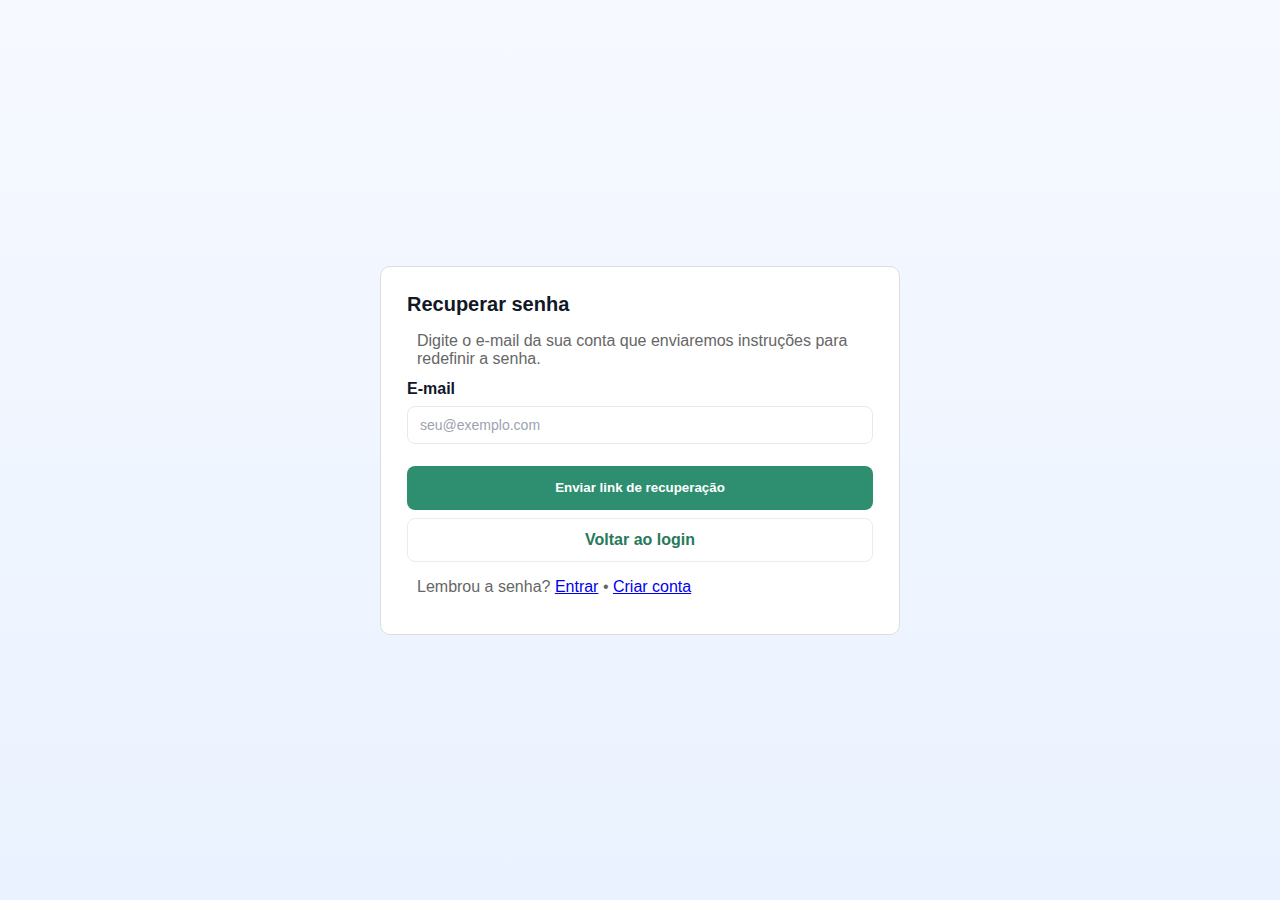
<file: esqueceu_senha.html>
<!doctype html>
<html lang="pt-BR">
<head>
  <meta charset="utf-8">
  <meta name="viewport" content="width=device-width,initial-scale=1">
  <title>Esqueceu a senha</title>
  <link rel="stylesheet" href="css/common.css">
  <link rel="stylesheet" href="css/login.css">
</head>
<body>
  <main class="page-center">
    <div class="card">
      <h1 class="card-title">Recuperar senha</h1>
      <p class="muted">Digite o e-mail da sua conta que enviaremos instruções para redefinir a senha.</p>

      <form id="forgotForm" class="form">
        <label for="resetEmail">E-mail</label>
        <input id="resetEmail" name="email" type="email" placeholder="seu@exemplo.com" required>

        <button type="submit" class="btn">Enviar link de recuperação</button>
        <a href="login.html" class="btn btn-secondary">Voltar ao login</a>
      </form>

      <div id="forgotSuccess" class="hidden" aria-live="polite">
        <p>Enviamos um e-mail com as instruções para redefinir sua senha. Verifique sua caixa de entrada.</p>
        <a href="login.html" class="btn btn-link">Voltar ao login</a>
      </div>

      <p class="muted">Lembrou a senha? <a href="login.html">Entrar</a> • <a href="register.html">Criar conta</a></p>
    </div>
  </main>

  <script>
    (function(){
      const form = document.getElementById('forgotForm');
      const success = document.getElementById('forgotSuccess');
      form.addEventListener('submit', function(e){
        e.preventDefault();
        const email = form.email;
        if (!email.checkValidity()) {
          email.reportValidity();
          return;
        }
        // Simulação de envio: esconder formulário e mostrar mensagem de sucesso
        form.classList.add('hidden');
        success.classList.remove('hidden');
      });
    })();
  </script>
</body>
</html>
</file>
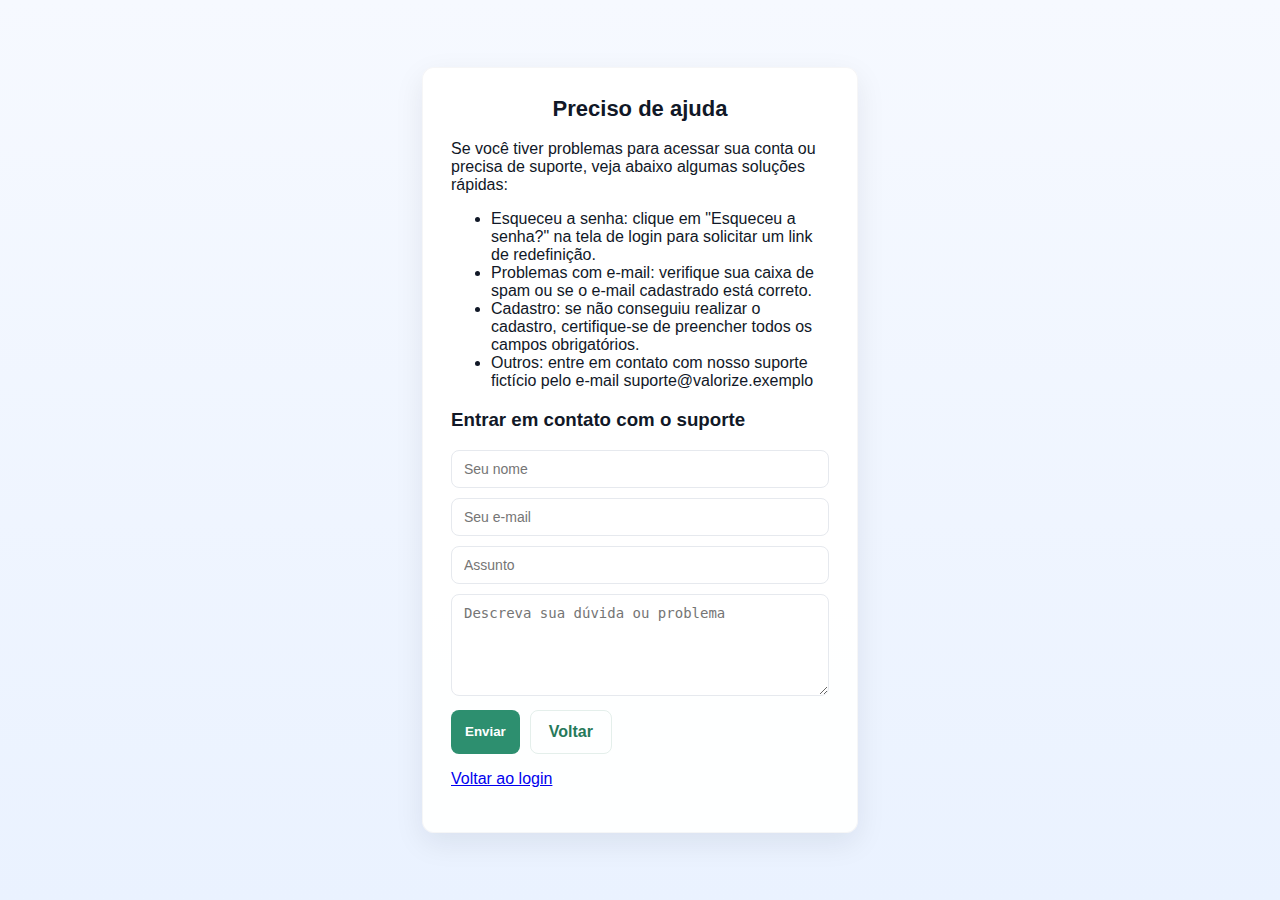
<file: help.html>
<!DOCTYPE html>
<html lang="pt-br">
<head>
  <meta charset="utf-8">
  <meta name="viewport" content="width=device-width,initial-scale=1">
  <title>Ajuda - Valorize</title>
  <link rel="stylesheet" href="css/common.css">
  <link rel="stylesheet" href="css/login.css">
</head>
<body>
  <main class="form-wrapper">
    <div class="form-box">
      <h2>Preciso de ajuda</h2>
      <p>Se você tiver problemas para acessar sua conta ou precisa de suporte, veja abaixo algumas soluções rápidas:</p>
      <ul>
        <li>Esqueceu a senha: clique em "Esqueceu a senha?" na tela de login para solicitar um link de redefinição.</li>
        <li>Problemas com e-mail: verifique sua caixa de spam ou se o e-mail cadastrado está correto.</li>
        <li>Cadastro: se não conseguiu realizar o cadastro, certifique-se de preencher todos os campos obrigatórios.</li>
        <li>Outros: entre em contato com nosso suporte fictício pelo e-mail suporte@valorize.exemplo</li>
      </ul>
      <h3>Entrar em contato com o suporte</h3>
      <form class="help-form" action="#" method="post">
        <input type="text" name="nome" placeholder="Seu nome" required>
        <input type="email" name="email" placeholder="Seu e-mail" required>
        <input type="text" name="assunto" placeholder="Assunto" required>
        <textarea name="mensagem" placeholder="Descreva sua dúvida ou problema" rows="5" required></textarea>
        <div class="help-actions">
          <button type="submit" class="btn help-submit">Enviar</button>
          <a href="login.html" class="btn btn-secondary">Voltar</a>
        </div>
        <div class="help-success" id="helpSuccess" style="display:none; margin-top:12px;">Mensagem enviada com sucesso. Nosso suporte entrará em contato em breve.</div>
      </form>
      <p style="margin-top:16px;"><a href="login.html">Voltar ao login</a></p>
    </div>
  </main>
</body>
</html>

<script>
  // Validação simples e comportamento do formulário de ajuda
  (function(){
    const form = document.querySelector('.help-form');
    const success = document.getElementById('helpSuccess');
    if (!form) return;
    form.addEventListener('submit', function(e){
      e.preventDefault();
      // checar campos obrigatórios
      const nome = form.nome.value.trim();
      const email = form.email.value.trim();
      const assunto = form.assunto.value.trim();
      const mensagem = form.mensagem.value.trim();
      if (!nome || !email || !assunto || !mensagem) {
        alert('Por favor, preencha todos os campos obrigatórios.');
        return;
      }
      // simula envio e mostra mensagem de sucesso
      success.style.display = 'block';
      form.reset();
      setTimeout(() => { success.style.display = 'none'; }, 7000);
    });
  })();
</script>
</file>
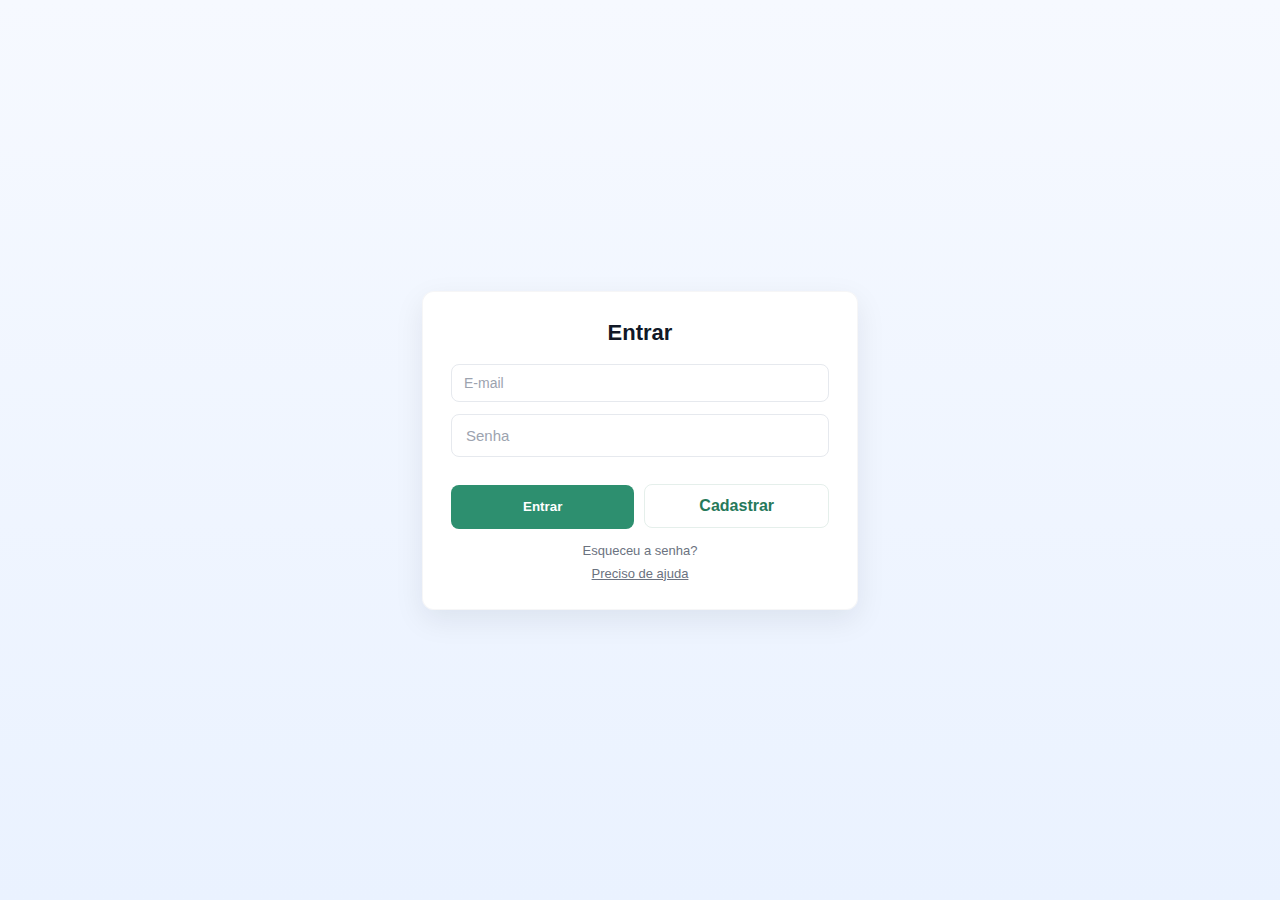
<file: login.html>
<!DOCTYPE html>
<html lang="pt-br">
<head>
	<meta charset="utf-8">
	<meta name="viewport" content="width=device-width,initial-scale=1">
	<title>Login</title>
	<link rel="stylesheet" href="css/common.css">
	<link rel="stylesheet" href="css/login.css">
</head>
<body>

<main class="form-wrapper">
	<div class="form-box">
		<h2>Entrar</h2>
		<form action="#" method="post" class="form">
			<label class="sr-only">E-mail</label>
			<input type="email" name="email" placeholder="E-mail" required>

			<label class="sr-only">Senha</label>
			<input type="password" name="senha" placeholder="Senha" required>

			<div class="actions">
				<button type="submit" class="btn">Entrar</button>
				<a href="register.html" class="btn btn-secondary">Cadastrar</a>
			</div>
		</form>
		<a href="esqueceu_senha.html" class="small-link">Esqueceu a senha?</a>
		<a href="help.html" class="small-link help-link">Preciso de ajuda</a>
	</div>
</main>

</body>
</html>
</file>
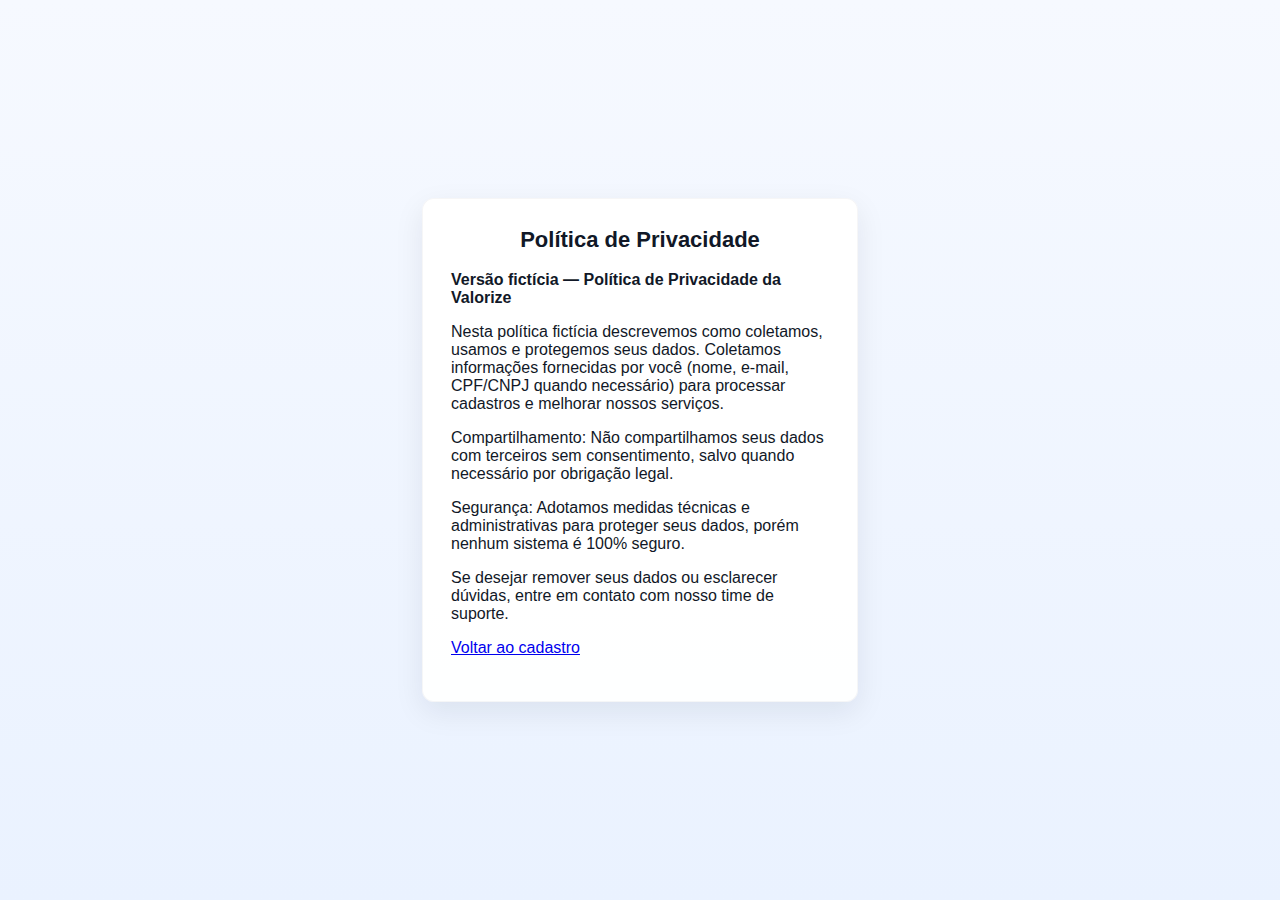
<file: privacy.html>
<!DOCTYPE html>
<html lang="pt-br">
<head>
  <meta charset="utf-8">
  <meta name="viewport" content="width=device-width,initial-scale=1">
  <title>Política de Privacidade - Valorize</title>
  <link rel="stylesheet" href="css/common.css">
</head>
<body>
  <main class="form-wrapper">
    <div class="form-box">
      <h2>Política de Privacidade</h2>
      <p><strong>Versão fictícia — Política de Privacidade da Valorize</strong></p>
      <p>Nesta política fictícia descrevemos como coletamos, usamos e protegemos seus dados. Coletamos informações fornecidas por você (nome, e-mail, CPF/CNPJ quando necessário) para processar cadastros e melhorar nossos serviços.</p>
      <p>Compartilhamento: Não compartilhamos seus dados com terceiros sem consentimento, salvo quando necessário por obrigação legal.</p>
      <p>Segurança: Adotamos medidas técnicas e administrativas para proteger seus dados, porém nenhum sistema é 100% seguro.</p>
      <p>Se desejar remover seus dados ou esclarecer dúvidas, entre em contato com nosso time de suporte.</p>
      <p style="margin-top:16px;"><a href="register.html">Voltar ao cadastro</a></p>
    </div>
  </main>
</body>
</html>
</file>
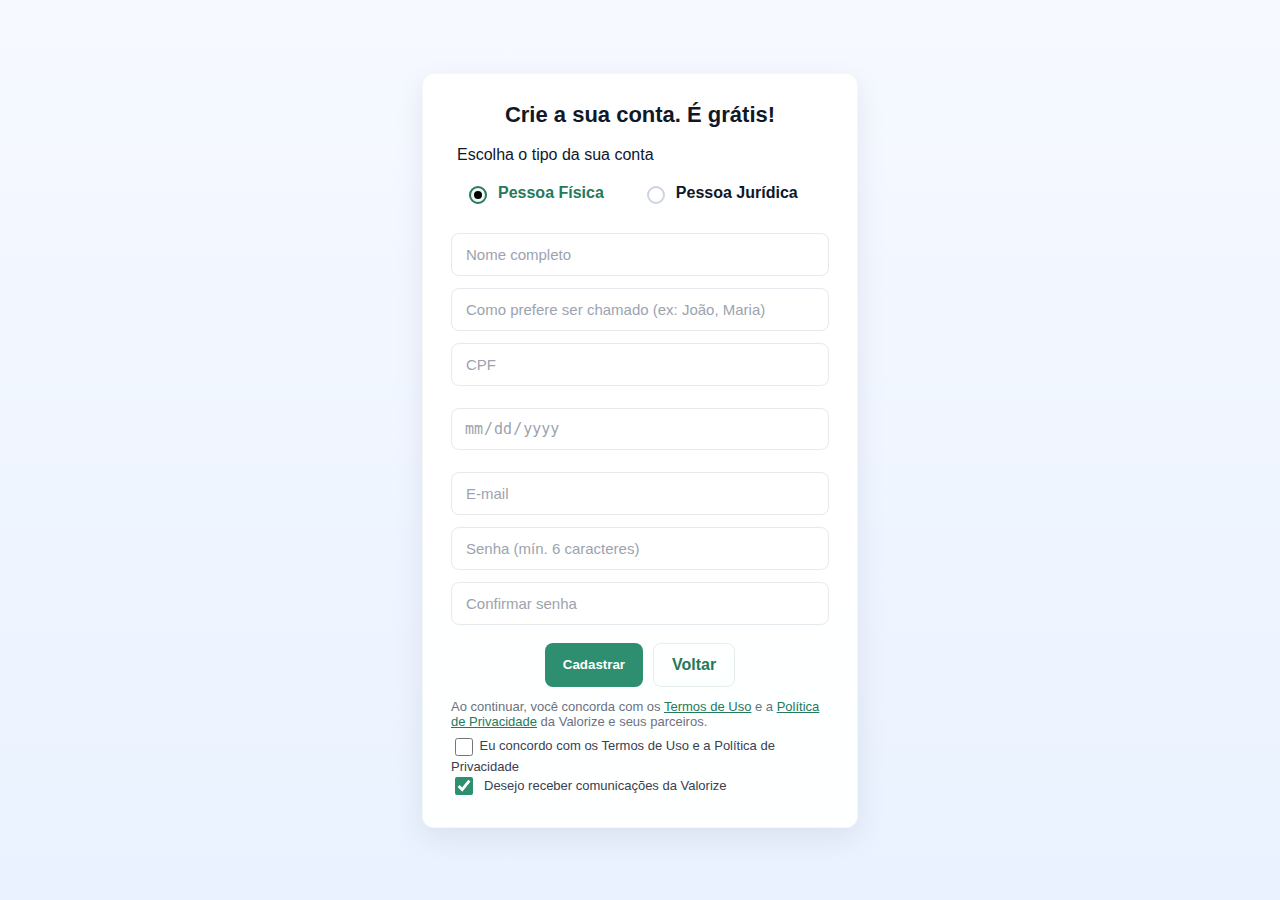
<file: register.html>
<!DOCTYPE html>
<html lang="pt-br">
<head>
  <meta charset="utf-8">
  <meta name="viewport" content="width=device-width,initial-scale=1">
  <title>Cadastro</title>
  <link rel="stylesheet" href="css/common.css">
  <link rel="stylesheet" href="css/register.css">
</head>
<body>

<main class="form-wrapper">
  <div class="form-box">
    <h2>Crie a sua conta. É grátis!</h2>
    <form action="#" method="post" class="form">
      <fieldset class="fieldset">
        <legend class="fieldset-legend">Escolha o tipo da sua conta</legend>
        <div class="radio-group">
          <label>
            <input type="radio" name="tipo_conta" value="pf" checked>
            <span>Pessoa Física</span>
          </label>
          <label>
            <input type="radio" name="tipo_conta" value="pj">
            <span>Pessoa Jurídica</span>
          </label>
        </div>
      </fieldset>

      <label class="sr-only">Nome completo</label>
      <input type="text" name="nome" placeholder="Nome completo" required>

      <label class="sr-only">Como prefere ser chamado</label>
      <input type="text" name="nome_preferido" placeholder="Como prefere ser chamado (ex: João, Maria)" >

      <div class="form-row cpf-row" id="cpfRow">
        <label class="sr-only">CPF</label>
        <input type="text" id="cpfInput" name="cpf" placeholder="CPF" maxlength="14">
      </div>

      <div class="form-row cnpj-row" id="cnpjRow" style="display:none">
        <label class="sr-only">CNPJ</label>
        <input type="text" id="cnpjInput" name="cnpj" placeholder="CNPJ" maxlength="18">
      </div>

      <div class="form-row date-row" id="dateRow">
        <label class="sr-only">Data de nascimento</label>
        <input type="date" id="dataNascimento" name="data_nascimento" placeholder="Data de nascimento">
      </div>

      <label class="sr-only">E-mail</label>
      <input type="email" name="email" placeholder="E-mail" required>

      <label class="sr-only">Senha</label>
      <input type="password" name="senha" placeholder="Senha (mín. 6 caracteres)" required>

      <label class="sr-only">Confirmar senha</label>
      <input type="password" name="confirmar_senha" placeholder="Confirmar senha" required>

      <div class="actions">
        <button type="submit" class="btn">Cadastrar</button>
        <a href="login.html" class="btn btn-secondary">Voltar</a>
      </div>
      <div class="consent">
        <p class="consent-text">Ao continuar, você concorda com os <a href="terms.html">Termos de Uso</a> e a <a href="privacy.html">Política de Privacidade</a> da Valorize e seus parceiros.</p>
        <label class="consent-agree"><input type="checkbox" id="agreeTerms" name="agree_terms" required> Eu concordo com os Termos de Uso e a Política de Privacidade</label>
        <label class="consent-opt"><input type="checkbox" name="opt_in" value="1" checked> Desejo receber comunicações da Valorize</label>
        <div class="field-error" id="agreeError" style="display:none;color:#b91c1c;font-size:13px;margin-top:6px;">Você precisa concordar com os Termos e a Política de Privacidade para continuar.</div>
      </div>
    </form>
  </div>
</main>

    <script>
  (function(){
    // Validação do checkbox de concordância antes do envio
    const form = document.querySelector('form.form');
    const agree = document.getElementById('agreeTerms');
    const agreeError = document.getElementById('agreeError');
    if (form) {
      form.addEventListener('submit', function(e){
        if (!agree.checked) {
          e.preventDefault();
          agreeError.style.display = 'block';
          agree.focus();
          return false;
        }
      });
    }
    const radios = document.querySelectorAll('input[name="tipo_conta"]');
    const dateRow = document.getElementById('dateRow');
    const dateInput = document.getElementById('dataNascimento');
    const cpfRow = document.getElementById('cpfRow');
    const cnpjRow = document.getElementById('cnpjRow');
    const cpfInput = document.getElementById('cpfInput');
    const cnpjInput = document.getElementById('cnpjInput');
    function update() {
      const sel = document.querySelector('input[name="tipo_conta"]:checked');
      const val = sel ? sel.value : 'pf';
      if (val === 'pf') {
        dateRow.style.display = '';
        cpfRow.style.display = '';
        cnpjRow.style.display = 'none';
        dateInput.required = true;
        cpfInput.required = true;
        cnpjInput.required = false;
      } else {
        dateRow.style.display = 'none';
        cpfRow.style.display = 'none';
        cnpjRow.style.display = '';
        dateInput.required = false;
        cpfInput.required = false;
        cnpjInput.required = true;
      }
    }
    radios.forEach(r => r.addEventListener('change', update));
    document.addEventListener('DOMContentLoaded', update);
    update();
  })();
</script>

</body>
</html>
</file>
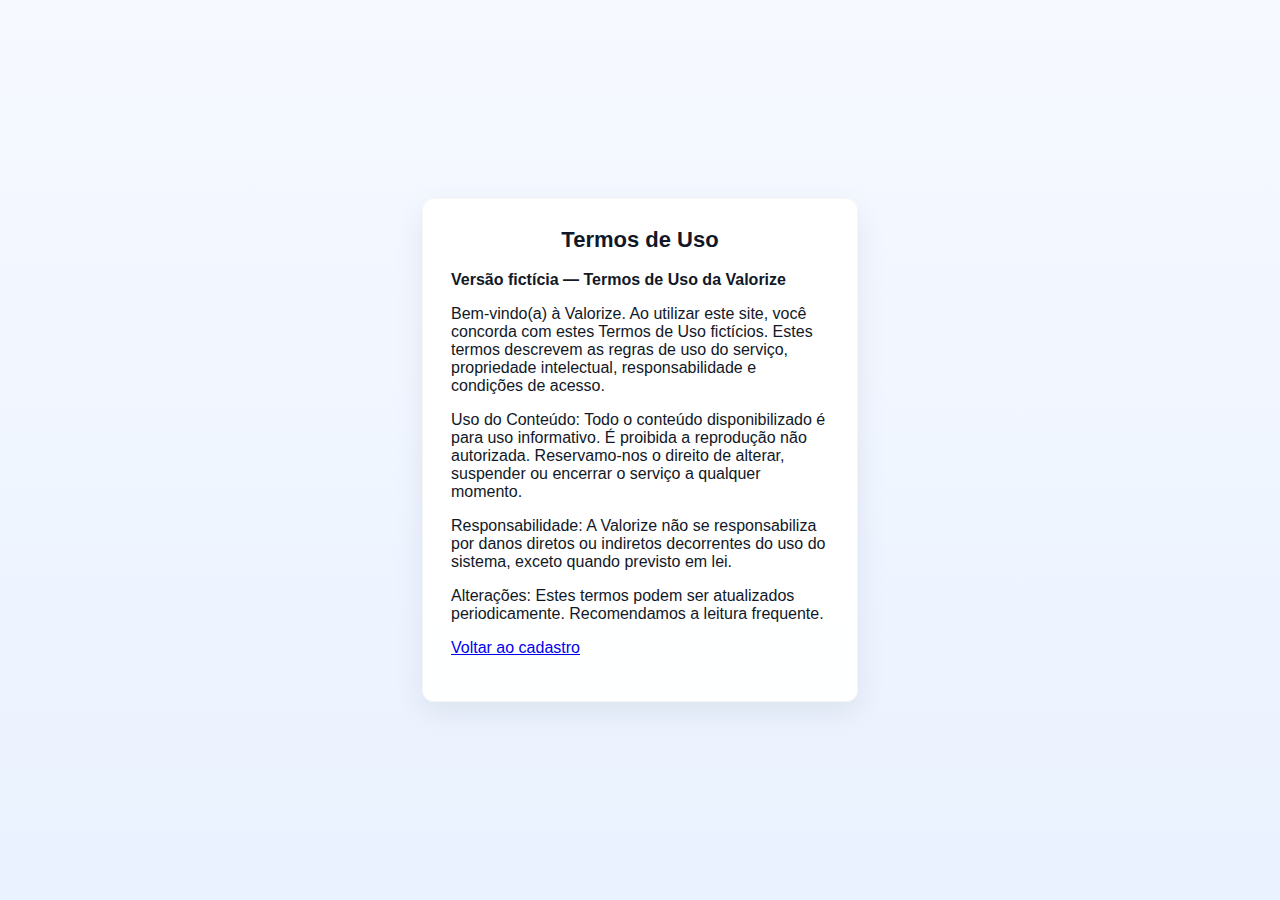
<file: terms.html>
<!DOCTYPE html>
<html lang="pt-br">
<head>
  <meta charset="utf-8">
  <meta name="viewport" content="width=device-width,initial-scale=1">
  <title>Termos de Uso - Valorize</title>
  <link rel="stylesheet" href="css/common.css">
</head>
<body>
  <main class="form-wrapper">
    <div class="form-box">
      <h2>Termos de Uso</h2>
      <p><strong>Versão fictícia — Termos de Uso da Valorize</strong></p>
      <p>Bem-vindo(a) à Valorize. Ao utilizar este site, você concorda com estes Termos de Uso fictícios. Estes termos descrevem as regras de uso do serviço, propriedade intelectual, responsabilidade e condições de acesso.</p>
      <p>Uso do Conteúdo: Todo o conteúdo disponibilizado é para uso informativo. É proibida a reprodução não autorizada. Reservamo-nos o direito de alterar, suspender ou encerrar o serviço a qualquer momento.</p>
      <p>Responsabilidade: A Valorize não se responsabiliza por danos diretos ou indiretos decorrentes do uso do sistema, exceto quando previsto em lei.</p>
      <p>Alterações: Estes termos podem ser atualizados periodicamente. Recomendamos a leitura frequente.</p>
      <p style="margin-top:16px;"><a href="register.html">Voltar ao cadastro</a></p>
    </div>
  </main>
</body>
</html>
</file>
<file: css/login.css>
/* =======================================================
   css/login.css
   Estilos específicos da página `login.html`.
   Importante: regras globais e componentes ficam em `common.css`.
   ======================================================= */

/* Exemplo de customização para login: largura máxima da caixa */
.form-box { max-width: 460px; }

/* link de ajuda abaixo de 'Esqueceu a senha' */
.help-link { display:block; margin-top:8px; color:var(--muted); font-size:13px; text-decoration:underline; }
.help-link:hover { color: var(--accent-600); }

/* -------------------- Help form styles -------------------- */
.help-form { display:block; margin-top:14px; }
.help-form input[type="text"], .help-form input[type="email"], .help-form textarea, .help-form input[type="tel"] {
   width:100%; padding:10px 12px; margin-bottom:10px; border-radius:8px; border:1px solid #e6e9ee; font-size:14px; background:#fff; color:#374151;
}
.help-form textarea { resize:vertical; }
.help-actions { display:flex; gap:10px; align-items:center; }
.help-submit { background: var(--accent); color:#fff; border-radius:8px; padding:8px 14px; border:none; cursor:pointer; }
.help-success { background: #ecfdf5; border: 1px solid #bbf7d0; padding:10px; border-radius:8px; color:#065f46; }

/* Aqui você pode adicionar ajustes visuais exclusivos do login,
   por exemplo cores, espaçamentos ou pequenas variantes de botão. */

/* -------------------- Esqueceu senha (recuperação) -------------------- */
/* centraliza a área principal em telas maiores e adiciona padding */
.page-center { display:flex; align-items:center; justify-content:center; min-height:100vh; padding:28px; }

/* cartão adaptado para formulários de recuperação */
.card { padding: 26px; max-width: 520px; width: 100%; box-sizing: border-box; }
.card-title { margin: 0 0 8px; font-size: 20px; }
.muted { color: var(--muted); margin-bottom: 12px; }

/* Formulário básico dentro do card */
.form label { display:block; margin-bottom:8px; font-weight:600; color:#0f172a; }
.form input[type="email"] { width:100%; padding:10px 12px; border-radius:8px; border:1px solid #e6e9ee; font-size:14px; color:#374151; background:#fff; }
.form .btn { width:100%; margin-top:10px; }
.form .btn + .btn-secondary { margin-top:8px; width:100%; }

/* área de sucesso após envio */
#forgotSuccess { padding:12px 0 6px 0; }
#forgotSuccess p { margin:0 0 12px 0; color:#064e3b; background: #ecfdf5; padding:10px; border-radius:8px; border:1px solid #bbf7d0; }
.btn-link { display:inline-block; margin-top:8px; background:transparent; color:var(--accent-600); border:0; padding:6px 10px; text-decoration:underline; }

/* utilitário: esconde elementos via classe JS */
.hidden { display:none !important; }

@media (max-width:420px) {
   .card { padding:18px; }
   .page-center { padding:18px; }
}
</file>
<file: css/register.css>
/* =======================================================
	 css/register.css
	 Estilos específicos da página `register.html`.
	 Use `common.css` para regras compartilhadas. Aqui ficam
	 ajustes e estilos locais como legendas, máscaras e notas.
	 ======================================================= */

/* Nota / helper */
.register-note { font-size: 13px; color: #6b7280; text-align:center; margin-top:8px; }

/* -------------------- Legenda do grupo de conta -------------------- */
.fieldset-legend {
	display: block;
	text-align: left;
	font-weight: 400; /* sem negrito */
	margin-bottom: 10px;
	color: #0f172a;
	margin-left: 4px;
}

/* -------------------- Linhas do formulário -------------------- */
.form-row { margin-bottom: 10px; }
.date-row input[type="date"] { padding: 10px 12px; }

/* -------------------- CPF / CNPJ -------------------- */
.cpf-row input, .cnpj-row input { padding: 12px 14px; border-radius:8px; border:1px solid #e6e9ee; width:100%; }

/* Espaço para mensagens específicas do cadastro (ex.: 'data obrigatória para PF') */
.helper-text { font-size:12px; color:var(--muted); margin-top:6px; }

/* -------------------- Consentimento / links -------------------- */
.consent { margin-top:12px; text-align:left; }
.consent-text { font-size:13px; color:#6b7280; margin:6px 0; }
.consent-text a { color: var(--accent-600); text-decoration: underline; }
.consent-opt { display:inline-flex; align-items:center; gap:8px; font-size:13px; color:#374151; }

/* Padroniza tamanho e alinhamento dos checkboxes dentro do bloco de consentimento */
.consent input[type="checkbox"] {
	width: 18px;
	height: 18px;
	vertical-align: middle;
	accent-color: var(--accent); /* cor do check (se suportado pelo navegador) */
}

.consent-opt input { /* garante consistência caso exista regra específica */
	width: 18px;
	height: 18px;
}

/* estilo para checkbox obrigatório / mensagem de erro */
.consent-agree { display:block; margin-top:6px; font-size:13px; color:#374151; }
.field-error { color:#b91c1c; font-size:13px; margin-top:6px; }
</file>
<file: css/common.css>
/* =======================================================
   css/common.css
   Estilos compartilhados entre páginas (variáveis, reset,
   componentes comuns, formulários e utilitários)
   ======================================================= */

/* -------------------- Variáveis -------------------- */
:root {
  --bg1: #f6f9ff;
  --bg2: #eaf2ff;
  --accent: #2d8f6f; /* cor principal */
  --accent-600: #26795a; /* hover/ativo */
  --muted: #6b7280;
  --card-bg: #ffffff;
  --radius: 12px;
  --verde: var(--accent);
  --verde-claro: rgba(45,143,111,0.12);
}
/* ======================================================= */
/* css/common.css - Comentários explicativos por bloco       */
/* ======================================================= */

/* -------------------- Variáveis (CSS Custom Properties) -------------------- */
:root {
  /* cor de topo do gradiente de fundo */
  --bg1: #f6f9ff;
  /* cor base do gradiente */
  --bg2: #eaf2ff;
  /* cor principal usada em botões/links */
  --accent: #2d8f6f;
  /* variação do accent para hover/ativo */
  --accent-600: #26795a;
  /* cor de texto secundária */
  --muted: #6b7280;
  /* fundo branco para cards */
  --card-bg: #ffffff;
  /* raio padrão para cantos arredondados */
  --radius: 12px;
  /* alias usados em alguns componentes */
  --verde: var(--accent);
  --verde-claro: rgba(45,143,111,0.12);
}


/* -------------------- Reset / Base -------------------- */
/* aplica box-sizing border-box em todos os elementos */
* { box-sizing: border-box; }

/* corpo da página: define fonte, background e centralização */
body {
  margin: 0; /* remove margem padrão do browser */
  font-family: -apple-system, BlinkMacSystemFont, "Segoe UI", Roboto, "Helvetica Neue", Arial; /* pilha de fontes */
  background: linear-gradient(180deg, var(--bg1), var(--bg2)); /* gradiente de fundo */
  color: #111827; /* cor padrão do texto */
  min-height: 100vh; /* garante altura mínima da viewport */
  display: flex; /* usa flex para centralizar */
  align-items: center; /* alinha verticalmente ao centro */
  justify-content: center; /* alinha horizontalmente ao centro */
}


/* -------------------- Layout / Grid -------------------- */
/* contêiner de filtros - ex.: selects de busca */
.filtros { display: flex; gap: 20px; padding: 30px 40px; }
.filtros select { padding: 10px; width: 200px; }

/* grid de cards para listagens */
.cards { display: grid; grid-template-columns: repeat(auto-fill, minmax(280px, 1fr)); gap: 30px; padding: 40px; }


/* -------------------- Componente: Card -------------------- */
.card {
  border: 1px solid #ddd; /* borda neutra */
  border-radius: 10px; /* cantos arredondados */
  overflow: hidden; /* previne overflow de imagens */
  background: var(--card-bg); /* fundo branco */
  transition: transform .22s ease; /* transição de hover */
}
.card:hover { transform: scale(1.02); } /* zoom leve ao passar o mouse */
.card img { width: 100%; height: 200px; object-fit: cover; } /* imagem ocupa área fixa */
.card h3 { padding: 10px; } /* padding do título */
.card p { padding: 0 10px; color: #666; } /* texto secundário */
.card span { display: inline-block; margin: 10px; background: var(--verde-claro); padding: 5px 10px; border-radius: 5px; } /* badge */
.card strong { display: block; padding: 10px; color: var(--verde); font-size: 18px; } /* destaque */


/* -------------------- Formulários (login / register) -------------------- */
/* wrapper que limita largura e adiciona padding */
.form-wrapper { width: 100%; max-width: 500px; padding: 32px; }

/* caixa do formulário com sombra e borda suave */
.form-box {
  background: rgba(255,255,255,0.95); /* leve transparência para suavizar */
  border-radius: var(--radius); /* cantos arredondados */
  box-shadow: 0 10px 30px rgba(16,24,40,0.08); /* sombra leve */
  padding: 28px; /* espaçamento interno */
  border: 1px solid rgba(16,24,40,0.04); /* borda muito clara */
}
.form-box h2 { margin: 0 0 18px 0; font-size: 22px; text-align: center; } /* título */

/* inputs: largura total, padding, borda e cor de texto */
.form input[type="email"], .form input[type="password"], .form input[type="text"], .form input[type="date"] {
  width: 100%; /* ocupa todo o espaço disponível */
  padding: 12px 14px; /* espaçamento interno */
  margin-bottom: 12px; /* separação entre campos */
  border-radius: 8px; /* cantos arredondados */
  border: 1px solid #e6e9ee; /* borda clara */
  background: #fff; /* fundo branco */
  font-size: 15px; /* tamanho do texto */
  color: #374151; /* cor do texto dos inputs */
}

/* placeholder com cor mais clara para indicar campo vazio */
.form input::placeholder { color: #9ca3af; }

/* garantia: date usa mesma cor de texto */
.form input[type="date"] { color: #9ca3af; }


/* Esconde ícone do calendário e faz date parecer texto */
.form input[type="date"] { -webkit-appearance: textfield; appearance: textfield; -moz-appearance: textfield; background-image: none; }
.form input[type="date"]::-webkit-calendar-picker-indicator, .form input[type="date"]::-webkit-clear-button, .form input[type="date"]::-webkit-inner-spin-button { display: none; -webkit-appearance: none; }
input[type="date"]::-moz-focus-inner { border: 0; }

/* foco visual nos inputs */
.form input:focus { outline: none; border-color: var(--accent-600); box-shadow: 0 0 0 4px rgba(38,121,90,0.06); }
.form-row { margin-bottom: 10px; } /* pequena margem entre linhas */


/* -------------------- Botões / Ações -------------------- */
.actions { display:flex; gap:10px; align-items:center; justify-content:center; margin-top:6px; }
.btn { display:inline-flex; align-items:center; justify-content:center; gap:8px; padding: 10px 18px; background: var(--accent); color: #fff; border-radius: 8px; border: none; text-decoration: none; font-weight: 600; cursor: pointer; text-align: center; min-height:44px; box-sizing:border-box; }
.btn:hover { background: var(--accent-600); }
.btn:focus { outline: none; }

/* padroniza botões-link e secundários para mesma altura e alinhamento */
.btn-link { display:inline-flex; align-items:center; justify-content:center; padding:6px 10px; min-height:44px; box-sizing:border-box; }

/* Garantir contraste ao passar o mouse em variações de botão */
.btn-secondary:hover { background: var(--accent-600); color: #fff; border-color: var(--accent-600); }
/* Quando um link usa também a classe .btn (ex: .btn.btn-link),
   garantir que o texto continue legível no hover */
.btn.btn-link:hover { color: #fff; background: var(--accent-600); text-decoration: none; }
.btn-secondary { background: transparent; color: var(--accent-600); border: 1px solid rgba(38,121,90,0.12); text-align: center; min-height:44px; box-sizing:border-box; }
.small-link { display:block; text-align:center; margin-top:14px; color:var(--muted); font-size:13px; text-decoration:none; }
.small-link:hover { color: #374151; }


/* -------------------- Utilities -------------------- */
/* classe para esconder visualmente elementos mantendo acessibilidade */
.sr-only { position: absolute; width: 1px; height: 1px; padding: 0; margin: -1px; overflow: hidden; clip: rect(0,0,0,0); white-space: nowrap; border: 0; }
.fieldset { border:0; padding:0; margin:0 0 8px 0; }


/* -------------------- Radio group (tipo de conta) -------------------- */
.radio-group { display:flex; gap:12px; justify-content:flex-start; margin-bottom:12px; } /* container */
.radio-group label { display:flex; align-items:center; gap:8px; padding:8px 12px; border-radius:8px; border:1px solid transparent; cursor:pointer; font-weight:600; color: #0f172a; background: transparent; } /* label clicável */
.radio-group input[type="radio"] {
  appearance: none; /* remove aparência nativa */
  width:18px; /* largura do círculo */
  height:18px; /* altura do círculo */
  border-radius:50%; /* torna circular */
  border:2px solid #cbd5e1; /* borda externa */
  display:inline-block; /* inline-block para posicionamento */
  position:relative; /* para o ::after interno */
  background: #fff; /* fundo branco */
}

/* pequeno ponto interno (visível quando marcado) */
.radio-group input[type="radio"]::after {
  content: ""; /* elemento vazio que vira o ponto */
  position: absolute; left: 50%; top: 50%; transform: translate(-50%, -50%); /* centra */
  width: 8px; height: 8px; border-radius: 50%; /* círculo */
  background: transparent; /* invisível por padrão */
  transition: background .12s ease; /* transição suave */
}
.radio-group input[type="radio"]:checked { border-color: var(--accent-600); box-shadow: 0 0 0 4px rgba(38,121,90,0.06) inset; } /* estilo quando marcado */
.radio-group input[type="radio"]:checked::after { background: #000; } /* ponto preto quando marcado */
.radio-group input[type="radio"]:checked + span { color: var(--accent-600); } /* muda texto ao lado quando marcado */


/* -------------------- Media queries -------------------- */
@media (max-width:420px) { .form-wrapper { padding: 18px; } .form-box { padding: 20px; } }
</file>
